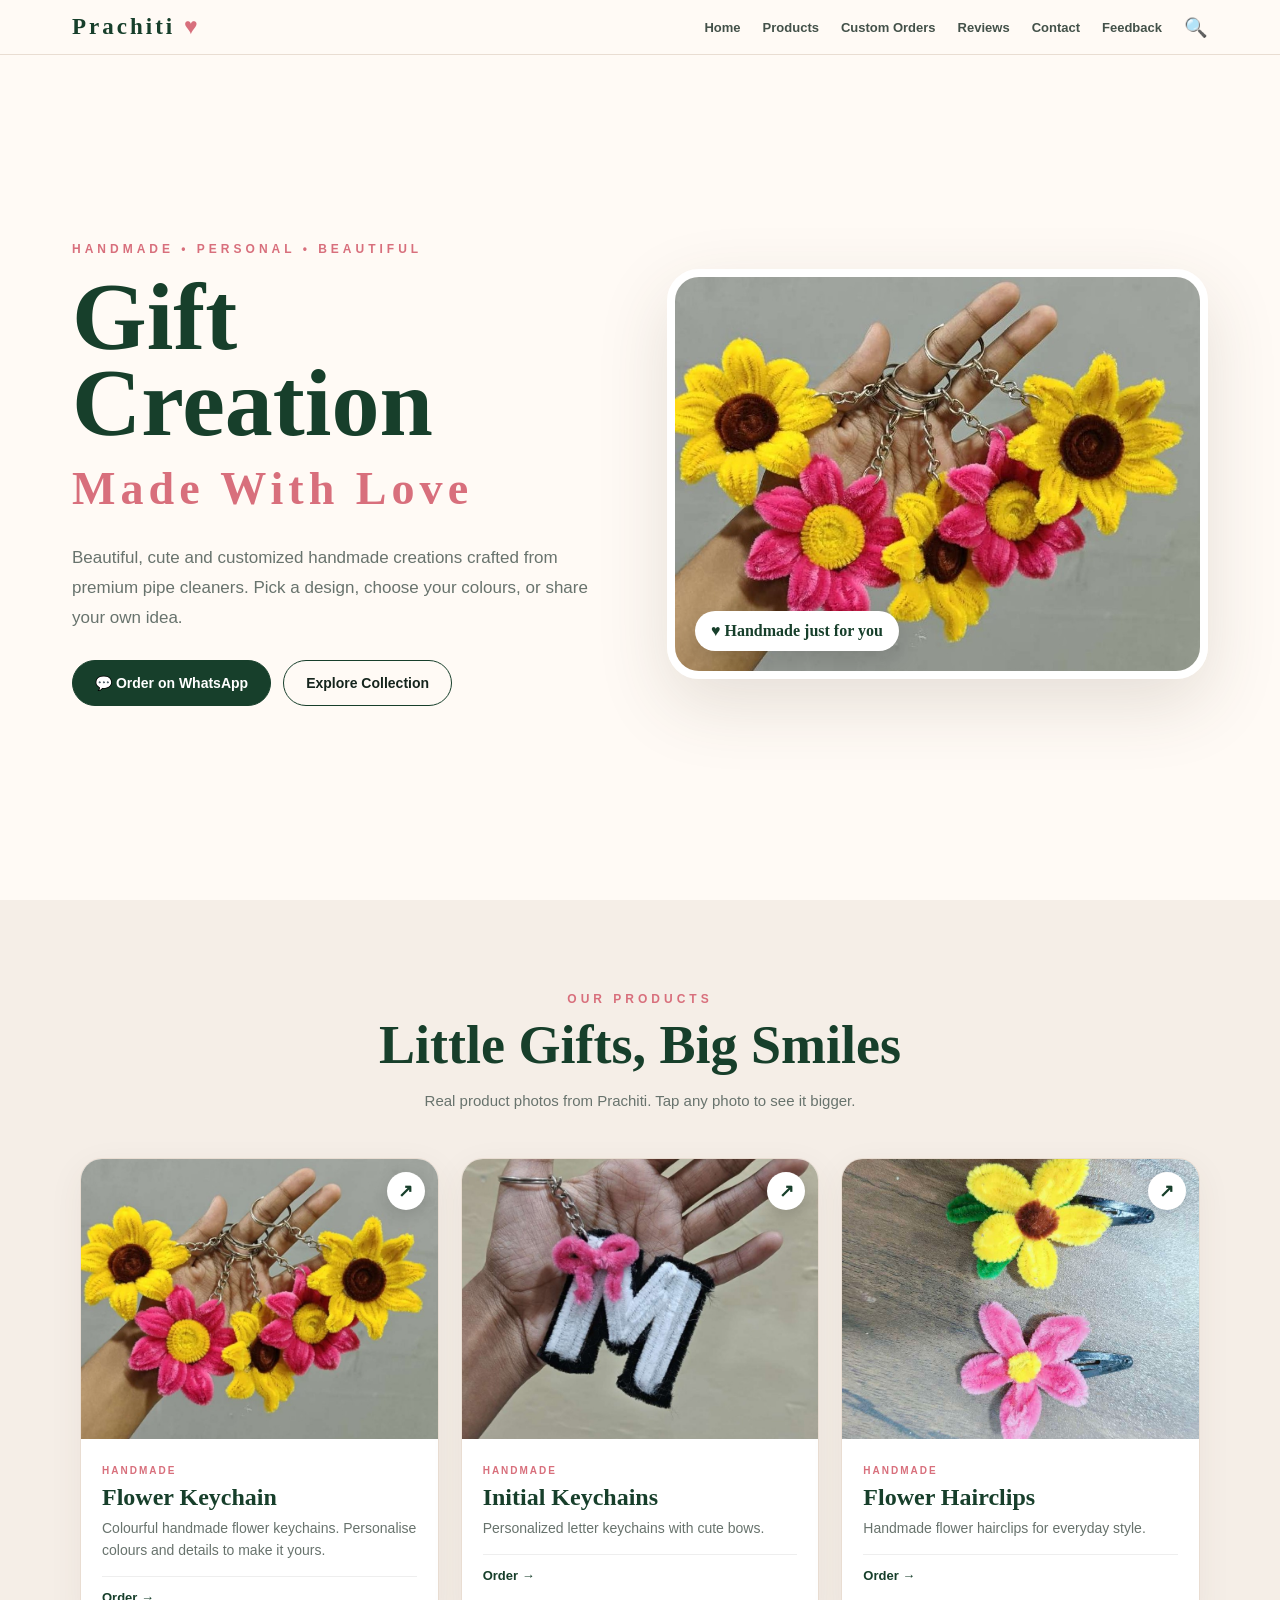
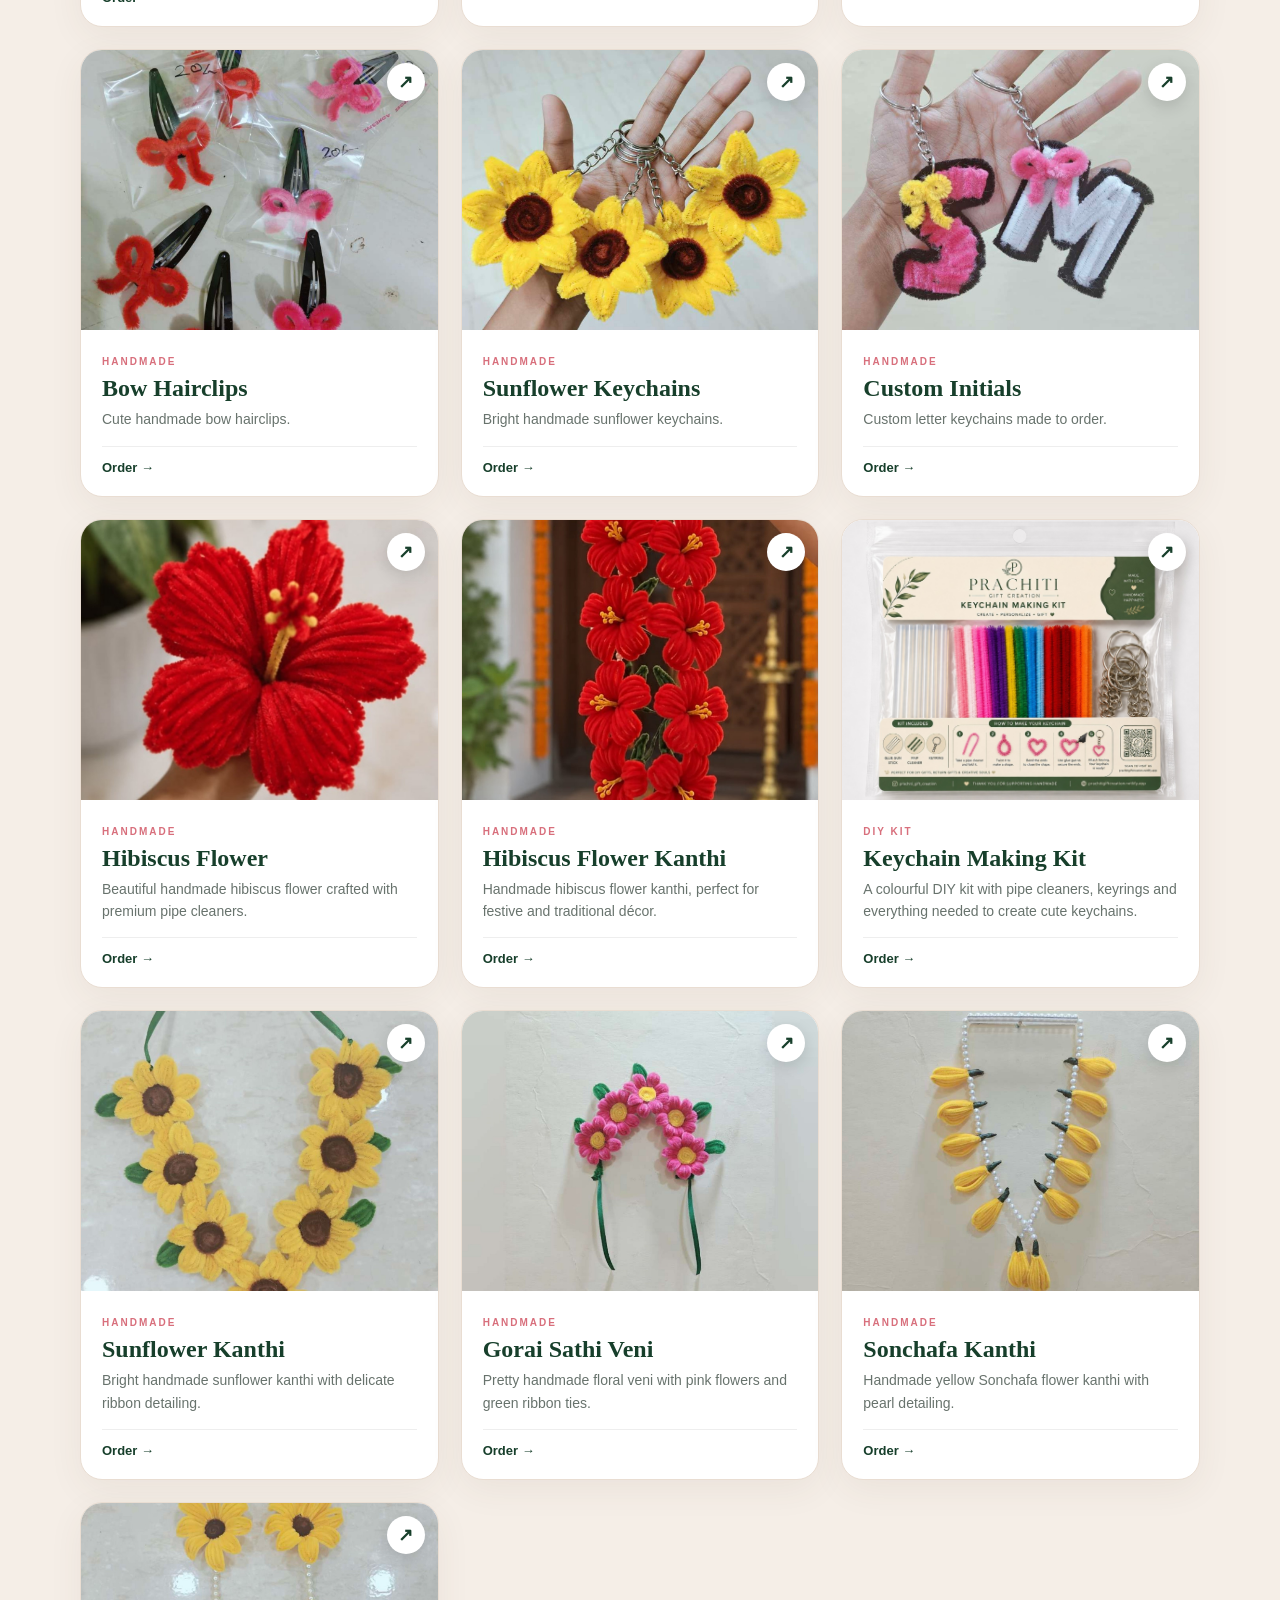
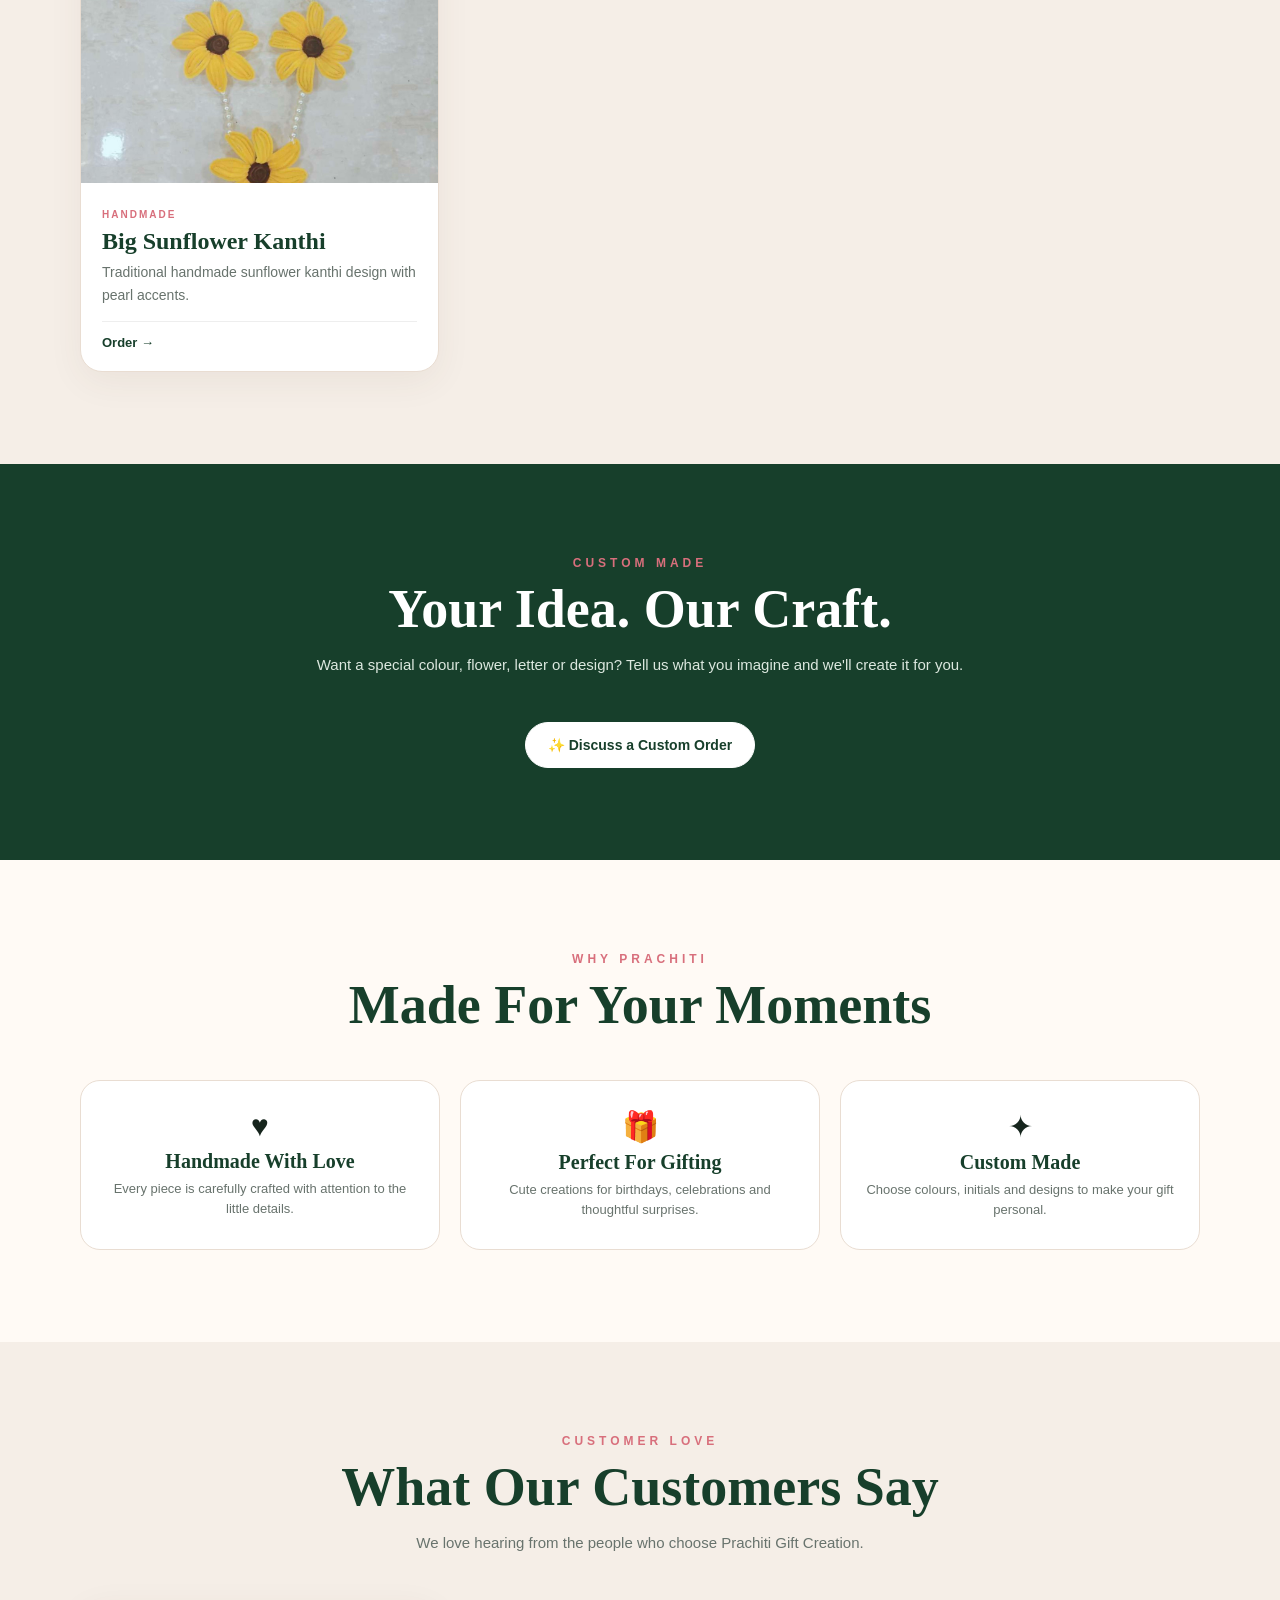
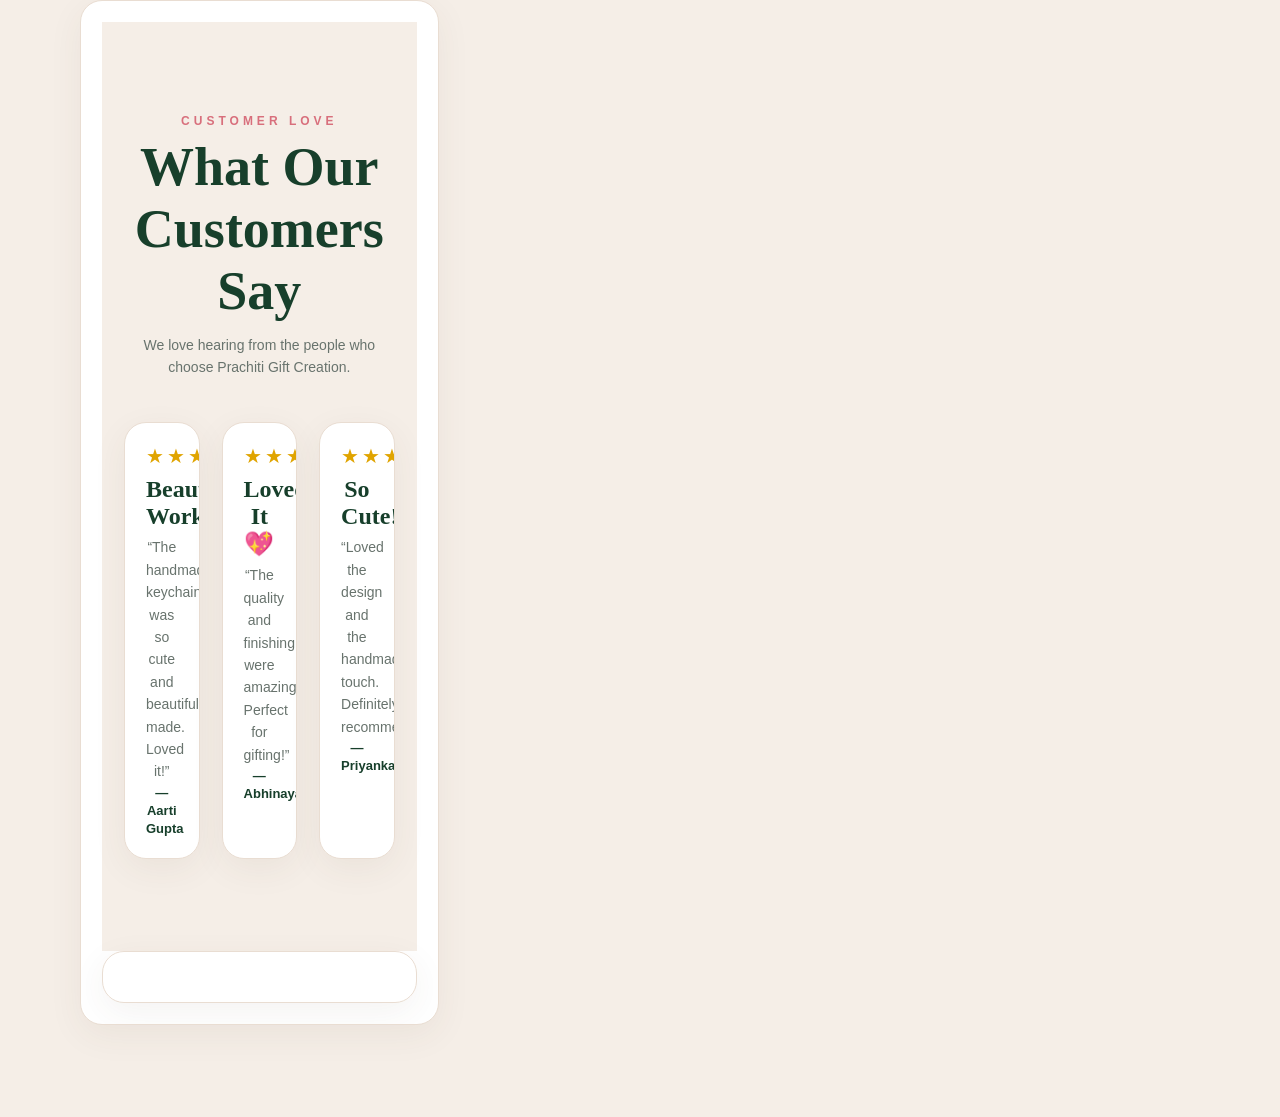
<file: index.html>
<!doctype html>
<html lang="en">
<head>
<meta charset="utf-8">
<meta name="viewport" content="width=device-width,initial-scale=1">
<meta name="theme-color" content="#173f2b">

<title>Prachiti Gift Creation — Handmade With Love</title>

<meta name="description"
content="Prachiti Gift Creation — handmade keychains, hairclips, flowers, kanthi and custom gifts.">

<style>
:root{
  --g:#173f2b;
  --g2:#2b6546;
  --p:#d86f7c;
  --cream:#fffaf5;
  --soft:#f5eee7;
  --ink:#16251d;
  --muted:#68736d;
  --line:#e9ddd2;
}

*{
  box-sizing:border-box;
  margin:0;
  padding:0;
}

html{
  scroll-behavior:smooth;
}

body{
  background:var(--cream);
  color:var(--ink);
  font-family:Georgia,"Times New Roman",serif;
}

a{
  text-decoration:none;
  color:inherit;
}

button{
  font:inherit;
}

/* NAVBAR */

.nav{
  position:fixed;
  top:0;
  left:0;
  right:0;
  z-index:50;
  background:#fffaf5ee;
  backdrop-filter:blur(16px);
  border-bottom:1px solid var(--line);
}

.nav-in{
  max-width:1180px;
  margin:auto;
  padding:14px 22px;
  display:flex;
  align-items:center;
  justify-content:space-between;
}

.logo{
  font-size:23px;
  font-weight:700;
  letter-spacing:3px;
  color:var(--g);
}

.logo b{
  color:var(--p);
}

.links{
  display:flex;
  align-items:center;
  gap:22px;
  font:700 13px Arial,sans-serif;
  color:#435149;
}

.links a:hover{
  color:var(--p);
}

.search-btn{
  border:0;
  background:none;
  cursor:pointer;
  font-size:19px;
  color:var(--g);
}

/* SEARCH */

.search-box{
  position:fixed;
  top:70px;
  right:20px;
  z-index:60;
  background:#fff;
  padding:12px;
  border:1px solid var(--line);
  border-radius:15px;
  box-shadow:0 10px 30px #0002;
  display:none;
}

.search-box.show{
  display:flex;
  gap:8px;
}

.search-box input{
  width:220px;
  padding:11px 13px;
  border:1px solid var(--line);
  border-radius:10px;
  outline:none;
}

.search-box button{
  border:0;
  background:var(--soft);
  border-radius:10px;
  width:40px;
  cursor:pointer;
}

/* HERO */

.hero{
  max-width:1180px;
  margin:auto;
  min-height:100vh;
  padding:118px 22px 70px;
  display:grid;
  grid-template-columns:1fr 1fr;
  gap:54px;
  align-items:center;
}

.kicker{
  font:700 12px Arial,sans-serif;
  letter-spacing:4px;
  text-transform:uppercase;
  color:var(--p);
}

h1{
  font-size:clamp(54px,8vw,96px);
  line-height:.9;
  color:var(--g);
  margin:18px 0;
}

.hero h1 span{
  display:block;
  font-size:.48em;
  letter-spacing:5px;
  color:var(--p);
  line-height:1.4;
  margin-top:10px;
}

.hero p{
  max-width:570px;
  font:17px/1.75 Arial,sans-serif;
  color:var(--muted);
  margin:22px 0 28px;
}

.actions{
  display:flex;
  gap:12px;
  flex-wrap:wrap;
}

.btn{
  display:inline-flex;
  align-items:center;
  justify-content:center;
  padding:14px 22px;
  border-radius:999px;
  border:1px solid var(--g);
  font:700 14px Arial,sans-serif;
  transition:.25s;
}

.btn:hover{
  transform:translateY(-3px);
  box-shadow:0 10px 25px #173f2b20;
}

.primary{
  background:var(--g);
  color:#fff;
}

.hero-frame{
  border:8px solid #fff;
  border-radius:32px;
  overflow:hidden;
  box-shadow:0 25px 70px #4d3b2b25;
  position:relative;
}

.hero-frame img{
  display:block;
  width:100%;
  aspect-ratio:4/3;
  object-fit:cover;
}

.hero-label{
  position:absolute;
  left:20px;
  bottom:20px;
  background:white;
  border-radius:999px;
  padding:11px 16px;
  color:var(--g);
  font-weight:bold;
  box-shadow:0 8px 25px #0002;
}

/* SECTIONS */

section{
  padding:92px 22px;
}

.soft{
  background:var(--soft);
}

.inner{
  max-width:1120px;
  margin:auto;
}

.heading{
  text-align:center;
  margin-bottom:44px;
}

.heading h2{
  font-size:clamp(36px,5vw,54px);
  color:var(--g);
  margin-top:8px;
}

.heading p{
  max-width:650px;
  margin:12px auto;
  font:15px/1.7 Arial,sans-serif;
  color:var(--muted);
}

/* PRODUCTS */

.grid{
  display:grid;
  grid-template-columns:repeat(3,1fr);
  gap:22px;
}

.product-card{
  background:#fff;
  border:1px solid var(--line);
  border-radius:22px;
  overflow:hidden;
  box-shadow:0 10px 35px #4d3b2b10;
  transition:.3s;
}

.product-card:hover{
  transform:translateY(-7px);
  box-shadow:0 18px 45px #4d3b2b20;
}

.photo-btn{
  border:0;
  width:100%;
  height:280px;
  padding:0;
  background:#eee;
  display:block;
  position:relative;
  cursor:pointer;
  overflow:hidden;
}

.photo-btn img{
  width:100%;
  height:100%;
  object-fit:cover;
  display:block;
  transition:.4s;
}

.product-card:hover .photo-btn img{
  transform:scale(1.04);
}

.zoom{
  position:absolute;
  right:13px;
  top:13px;
  background:#fff;
  border-radius:50%;
  width:38px;
  height:38px;
  display:grid;
  place-items:center;
  color:var(--g);
  box-shadow:0 5px 16px #0002;
  font:bold 18px Arial;
}

.product-info{
  padding:21px;
}

.pill{
  font:700 10px Arial,sans-serif;
  letter-spacing:2px;
  color:var(--p);
}

.product-info h3{
  font-size:24px;
  color:var(--g);
  margin:6px 0;
}

.product-info p{
  font:14px/1.6 Arial,sans-serif;
  color:var(--muted);
}

.product-bottom{
  margin-top:15px;
  padding-top:13px;
  border-top:1px solid #eee;
  display:flex;
  align-items:center;
  justify-content:space-between;
}

.mini-order{
  font:700 13px Arial,sans-serif;
  color:var(--g);
}

/* CUSTOM */

.custom{
  background:var(--g);
  color:#fff;
  text-align:center;
}

.custom h2{
  color:#fff;
}

.custom p{
  max-width:660px;
  margin:12px auto 25px;
  color:#dce8df;
  font:15px/1.7 Arial,sans-serif;
}

.custom .primary{
  background:#fff;
  color:var(--g);
  border-color:#fff;
}

/* FEATURES */

.features{
  display:grid;
  grid-template-columns:repeat(3,1fr);
  gap:20px;
}

.feature{
  text-align:center;
  padding:28px 20px;
  border:1px solid var(--line);
  border-radius:20px;
  background:#fff;
}

.ico{
  font-size:30px;
  margin-bottom:7px;
}

.feature h3{
  color:var(--g);
  font-size:20px;
  margin-bottom:6px;
}

.feature p{
  font:13px/1.6 Arial,sans-serif;
  color:var(--muted);
}

/* REVIEWS */

.review-card{
  text-align:center;
}

.stars{
  color:#e0a400;
  font:20px Arial,sans-serif;
  letter-spacing:3px;
  margin-bottom:8px;
}

.review-card strong{
  font:700 13px Arial,sans-serif;
  color:var(--g);
}

/* CONTACT */

.contact-box{
  max-width:850px;
  margin:auto;
  padding:45px;
  text-align:center;
  border:1px solid var(--line);
  border-radius:28px;
  background:linear-gradient(135deg,#fff,#f7efe8);
}

.phone{
  font-size:clamp(30px,5vw,48px);
  font-weight:bold;
  color:var(--g);
  margin:10px 0;
}

/* FOOTER */

footer{
  background:#102d1f;
  color:#dce8df;
  text-align:center;
  padding:34px 20px;
  font:13px Arial,sans-serif;
}

footer strong{
  font:700 21px Georgia,serif;
  color:#fff;
}

/* WHATSAPP */

.sticky-wa{
  position:fixed;
  left:18px;
  right:18px;
  bottom:18px;
  z-index:45;
  background:#1fa463;
  color:#fff;
  border-radius:999px;
  padding:14px 19px;
  text-align:center;
  font:700 14px Arial,sans-serif;
  box-shadow:0 12px 30px #0003;
}

/* LIGHTBOX */

.lightbox{
  position:fixed;
  inset:0;
  background:#000b;
  z-index:100;
  display:none;
  align-items:center;
  justify-content:center;
  padding:20px;
}

.lightbox.show{
  display:flex;
}

.lightbox img{
  max-width:94vw;
  max-height:88vh;
  object-fit:contain;
  border-radius:15px;
  box-shadow:0 20px 70px #0008;
}

.close{
  position:fixed;
  right:18px;
  top:15px;
  width:45px;
  height:45px;
  border:0;
  border-radius:50%;
  background:#fff;
  color:var(--g);
  font-size:28px;
  cursor:pointer;
}

/* MOBILE */

@media(max-width:850px){

  .hero{
    grid-template-columns:1fr;
    gap:30px;
  }

  .grid{
    grid-template-columns:1fr 1fr;
  }

  .features{
    grid-template-columns:1fr;
  }

  .links{
    gap:12px;
  }

  .links a{
    display:none;
  }

}

@media(max-width:560px){

  .grid{
    grid-template-columns:1fr;
  }

  section{
    padding:70px 16px;
  }

  .hero{
    padding-left:16px;
    padding-right:16px;
  }

  .photo-btn{
    height:300px;
  }

  .contact-box{
    padding:30px 20px;
  }

  .search-box{
    left:15px;
    right:15px;
  }

  .search-box input{
    width:100%;
  }

}
</style>
</head>

<body>

<!-- NAVBAR -->

<nav class="nav">
<div class="nav-in">

<a class="logo" href="#home">
Prachiti <b>♥</b>
</a>

<div class="links">

<a href="#home">Home</a>
<a href="#products">Products</a>
<a href="#custom">Custom Orders</a>
<a href="#reviews">Reviews</a>
<a href="#contact">Contact</a>
<a href="feedback.html">Feedback</a>

<button class="search-btn" onclick="openSearch()">🔍</button>

</div>
</div>
</nav>


<!-- SEARCH -->

<div class="search-box" id="searchBox">

<input
type="text"
id="searchInput"
placeholder="Search products..."
oninput="searchProducts()">

<button onclick="closeSearch()">×</button>

</div>


<main id="home">


<!-- HERO -->

<section class="hero">

<div>

<div class="kicker">
Handmade • Personal • Beautiful
</div>

<h1>
Gift<br>
Creation
<span>Made With Love</span>
</h1>

<p>
Beautiful, cute and customized handmade creations crafted from premium pipe cleaners.
Pick a design, choose your colours, or share your own idea.
</p>

<div class="actions">

<a
class="btn primary"
href="https://wa.me/917506834231?text=Hi%20Prachiti%20Gift%20Creation!%20I%20want%20to%20place%20an%20order."
target="_blank">
💬 Order on WhatsApp
</a>

<a class="btn" href="#products">
Explore Collection
</a>

</div>

</div>


<div class="hero-frame">

<img
src="images/product-1.jpg"
alt="Prachiti flower keychains">

<div class="hero-label">
♥ Handmade just for you
</div>

</div>

</section>


<!-- PRODUCTS -->

<section class="soft" id="products">

<div class="inner">

<div class="heading">

<div class="kicker">Our Products</div>

<h2>Little Gifts, Big Smiles</h2>

<p>
Real product photos from Prachiti.
Tap any photo to see it bigger.
</p>

</div>


<div class="grid">


<!-- PRODUCT 1 -->

<article class="product-card">

<button class="photo-btn"
onclick="openLightbox('images/product-1.jpg')">

<img src="images/product-1.jpg"
alt="Flower Keychain"
loading="lazy">

<span class="zoom">↗</span>

</button>

<div class="product-info">

<span class="pill">HANDMADE</span>

<h3>Flower Keychain</h3>

<p>
Colourful handmade flower keychains.
Personalise colours and details to make it yours.
</p>

<div class="product-bottom">

<a class="mini-order"
href="https://wa.me/917506834231?text=Hi%20Prachiti!%20I%20want%20to%20order%20Flower%20Keychain."
target="_blank">
Order →
</a>

</div>
</div>
</article>


<!-- PRODUCT 2 -->

<article class="product-card">

<button class="photo-btn"
onclick="openLightbox('images/product-2.jpg')">

<img src="images/product-2.jpg"
alt="Initial Keychains"
loading="lazy">

<span class="zoom">↗</span>

</button>

<div class="product-info">

<span class="pill">HANDMADE</span>

<h3>Initial Keychains</h3>

<p>
Personalized letter keychains with cute bows.
</p>

<div class="product-bottom">

<a class="mini-order"
href="https://wa.me/917506834231?text=Hi%20Prachiti!%20I%20want%20to%20order%20Initial%20Keychains."
target="_blank">
Order →
</a>

</div>
</div>
</article>


<!-- PRODUCT 3 -->

<article class="product-card">

<button class="photo-btn"
onclick="openLightbox('images/product-3.jpg')">

<img src="images/product-3.jpg"
alt="Flower Hairclips"
loading="lazy">

<span class="zoom">↗</span>

</button>

<div class="product-info">

<span class="pill">HANDMADE</span>

<h3>Flower Hairclips</h3>

<p>
Handmade flower hairclips for everyday style.
</p>

<div class="product-bottom">

<a class="mini-order"
href="https://wa.me/917506834231?text=Hi%20Prachiti!%20I%20want%20to%20order%20Flower%20Hairclips."
target="_blank">
Order →
</a>

</div>
</div>
</article>


<!-- PRODUCT 4 -->

<article class="product-card">

<button class="photo-btn"
onclick="openLightbox('images/product-4.jpg')">

<img src="images/product-4.jpg"
alt="Bow Hairclips"
loading="lazy">

<span class="zoom">↗</span>

</button>

<div class="product-info">

<span class="pill">HANDMADE</span>

<h3>Bow Hairclips</h3>

<p>
Cute handmade bow hairclips.
</p>

<div class="product-bottom">

<a class="mini-order"
href="https://wa.me/917506834231?text=Hi%20Prachiti!%20I%20want%20to%20order%20Bow%20Hairclips."
target="_blank">
Order →
</a>

</div>
</div>
</article>


<!-- PRODUCT 5 -->

<article class="product-card">

<button class="photo-btn"
onclick="openLightbox('images/product-5.jpg')">

<img src="images/product-5.jpg"
alt="Sunflower Keychains"
loading="lazy">

<span class="zoom">↗</span>

</button>

<div class="product-info">

<span class="pill">HANDMADE</span>

<h3>Sunflower Keychains</h3>

<p>
Bright handmade sunflower keychains.
</p>

<div class="product-bottom">

<a class="mini-order"
href="https://wa.me/917506834231?text=Hi%20Prachiti!%20I%20want%20to%20order%20Sunflower%20Keychains."
target="_blank">
Order →
</a>

</div>
</div>
</article>


<!-- PRODUCT 6 -->

<article class="product-card">

<button class="photo-btn"
onclick="openLightbox('images/product-6.jpg')">

<img src="images/product-6.jpg"
alt="Custom Initials"
loading="lazy">

<span class="zoom">↗</span>

</button>

<div class="product-info">

<span class="pill">HANDMADE</span>

<h3>Custom Initials</h3>

<p>
Custom letter keychains made to order.
</p>

<div class="product-bottom">

<a class="mini-order"
href="https://wa.me/917506834231?text=Hi%20Prachiti!%20I%20want%20to%20order%20Custom%20Initials."
target="_blank">
Order →
</a>

</div>
</div>
</article>


<!-- PRODUCT 7 -->

<article class="product-card">

<button class="photo-btn"
onclick="openLightbox('images/hibiscus-flower.jpg')">

<img src="images/hibiscus-flower.jpg"
alt="Hibiscus Flower"
loading="lazy">

<span class="zoom">↗</span>

</button>

<div class="product-info">

<span class="pill">HANDMADE</span>

<h3>Hibiscus Flower</h3>

<p>
Beautiful handmade hibiscus flower crafted with premium pipe cleaners.
</p>

<div class="product-bottom">

<a class="mini-order"
href="https://wa.me/917506834231?text=Hi%20Prachiti!%20I%20want%20to%20order%20Hibiscus%20Flower."
target="_blank">
Order →
</a>

</div>
</div>
</article>


<!-- PRODUCT 8 -->

<article class="product-card">

<button class="photo-btn"
onclick="openLightbox('images/red-flower-toran.jpg')">

<img src="images/red-flower-toran.jpg"
alt="Hibiscus Flower Kanthi"
loading="lazy">

<span class="zoom">↗</span>

</button>

<div class="product-info">

<span class="pill">HANDMADE</span>

<h3>Hibiscus Flower Kanthi</h3>

<p>
Handmade hibiscus flower kanthi,
perfect for festive and traditional décor.
</p>

<div class="product-bottom">

<a class="mini-order"
href="https://wa.me/917506834231?text=Hi%20Prachiti!%20I%20want%20to%20order%20Hibiscus%20Flower%20Kanthi."
target="_blank">
Order →
</a>

</div>
</div>
</article>


<!-- PRODUCT 9 -->

<article class="product-card">

<button class="photo-btn"
onclick="openLightbox('images/keychain-making-kit.png')">

<img src="images/keychain-making-kit.png"
alt="Keychain Making Kit"
loading="lazy">

<span class="zoom">↗</span>

</button>

<div class="product-info">

<span class="pill">DIY KIT</span>

<h3>Keychain Making Kit</h3>

<p>
A colourful DIY kit with pipe cleaners,
keyrings and everything needed to create cute keychains.
</p>

<div class="product-bottom">

<a class="mini-order"
href="https://wa.me/917506834231?text=Hi%20Prachiti!%20I%20want%20to%20order%20Keychain%20Making%20Kit."
target="_blank">
Order →
</a>

</div>
</div>
</article>


<!-- PRODUCT 10 -->

<article class="product-card">

<button class="photo-btn"
onclick="openLightbox('images/sunflower-kanthi.jpg')">

<img src="images/sunflower-kanthi.jpg"
alt="Sunflower Kanthi"
loading="lazy">

<span class="zoom">↗</span>

</button>

<div class="product-info">

<span class="pill">HANDMADE</span>

<h3>Sunflower Kanthi</h3>

<p>
Bright handmade sunflower kanthi with delicate ribbon detailing.
</p>

<div class="product-bottom">

<a class="mini-order"
href="https://wa.me/917506834231?text=Hi%20Prachiti!%20I%20want%20to%20order%20Sunflower%20Kanthi."
target="_blank">
Order →
</a>

</div>
</div>
</article>


<!-- PRODUCT 11 -->

<article class="product-card">

<button class="photo-btn"
onclick="openLightbox('images/gorai-sathi-veni.jpg')">

<img src="images/gorai-sathi-veni.jpg"
alt="Gorai Sathi Veni"
loading="lazy">

<span class="zoom">↗</span>

</button>

<div class="product-info">

<span class="pill">HANDMADE</span>

<h3>Gorai Sathi Veni</h3>

<p>
Pretty handmade floral veni with pink flowers and green ribbon ties.
</p>

<div class="product-bottom">

<a class="mini-order"
href="https://wa.me/917506834231?text=Hi%20Prachiti!%20I%20want%20to%20order%20Gorai%20Sathi%20Veni."
target="_blank">
Order →
</a>

</div>
</div>
</article>


<!-- PRODUCT 12 -->

<article class="product-card">

<button class="photo-btn"
onclick="openLightbox('images/sonchafa-kanthi.jpg')">

<img src="images/sonchafa-kanthi.jpg"
alt="Sonchafa Kanthi"
loading="lazy">

<span class="zoom">↗</span>

</button>

<div class="product-info">

<span class="pill">HANDMADE</span>

<h3>Sonchafa Kanthi</h3>

<p>
Handmade yellow Sonchafa flower kanthi with pearl detailing.
</p>

<div class="product-bottom">

<a class="mini-order"
href="https://wa.me/917506834231?text=Hi%20Prachiti!%20I%20want%20to%20order%20Sonchafa%20Kanthi."
target="_blank">
Order →
</a>

</div>
</div>
</article>


<!-- PRODUCT 13 -->

<article class="product-card">

<button class="photo-btn"
onclick="openLightbox('images/sonchafa-flower-kanthi.jpg')">

<img src="images/sonchafa-flower-kanthi.jpg"
alt="Big Sunflower Kanthi"
loading="lazy">

<span class="zoom">↗</span>

</button>

<div class="product-info">

<span class="pill">HANDMADE</span>

<h3>Big Sunflower Kanthi</h3>

<p>
Traditional handmade sunflower kanthi design with pearl accents.
</p>

<div class="product-bottom">

<a class="mini-order"
href="https://wa.me/917506834231?text=Hi%20Prachiti!%20I%20want%20to%20order%20Big%20Sunflower%20Kanthi."
target="_blank">
Order →
</a>

</div>
</div>
</article>


</div>
</div>
</section>


<!-- CUSTOM ORDER -->

<section class="custom" id="custom">

<div class="inner">

<div class="heading">

<div class="kicker">Custom Made</div>

<h2>Your Idea. Our Craft.</h2>

<p>
Want a special colour, flower, letter or design?
Tell us what you imagine and we'll create it for you.
</p>

</div>

<a
class="btn primary"
href="https://wa.me/917506834231?text=Hi%20Prachiti!%20I%20have%20a%20custom%20gift%20idea."
target="_blank">

✨ Discuss a Custom Order

</a>

</div>
</section>


<!-- FEATURES -->

<section>

<div class="inner">

<div class="heading">

<div class="kicker">Why Prachiti</div>

<h2>Made For Your Moments</h2>

</div>


<div class="features">

<div class="feature">

<div class="ico">♥</div>

<h3>Handmade With Love</h3>

<p>
Every piece is carefully crafted with attention to the little details.
</p>

</div>


<div class="feature">

<div class="ico">🎁</div>

<h3>Perfect For Gifting</h3>

<p>
Cute creations for birthdays, celebrations and thoughtful surprises.
</p>

</div>


<div class="feature">

<div class="ico">✦</div>

<h3>Custom Made</h3>

<p>
Choose colours, initials and designs to make your gift personal.
</p>

</div>

</div>
</div>
</section>


<!-- REVIEWS -->

<section class="soft" id="reviews">

<div class="inner">

<div class="heading">

<div class="kicker">Customer Love</div>

<h2>What Our Customers Say</h2>

<p>
We love hearing from the people who choose Prachiti Gift Creation.
</p>

</div>


<div class="grid">


<article class="product-card review-card">

<div class="product-info">

<section class="soft" id="reviews">
<div class="inner">

<div class="heading">
  <div class="kicker">Customer Love</div>
  <h2>What Our Customers Say</h2>
  <p>We love hearing from the people who choose Prachiti Gift Creation.</p>
</div>

<div class="grid">

<article class="product-card review-card">
  <div class="product-info">
    <div class="stars">★★★★★</div>
    <h3>Beautiful Work!</h3>
    <p>“The handmade keychain was so cute and beautifully made. Loved it!”</p>
    <strong>— Aarti Gupta</strong>
  </div>
</article>

<article class="product-card review-card">
  <div class="product-info">
    <div class="stars">★★★★★</div>
    <h3>Loved It 💖</h3>
    <p>“The quality and finishing were amazing. Perfect for gifting!”</p>
    <strong>— Abhinaya</strong>
  </div>
</article>

<article class="product-card review-card">
  <div class="product-info">
    <div class="stars">★★★★★</div>
    <h3>So Cute!</h3>
    <p>“Loved the design and the handmade touch. Definitely recommended!”</p>
    <strong>— Priyanka</strong>
  </div>
</article>

</div>
</div>
</section>


<article class="product-card review-card">

<div class="product-info">

<div class="stars">
</file>
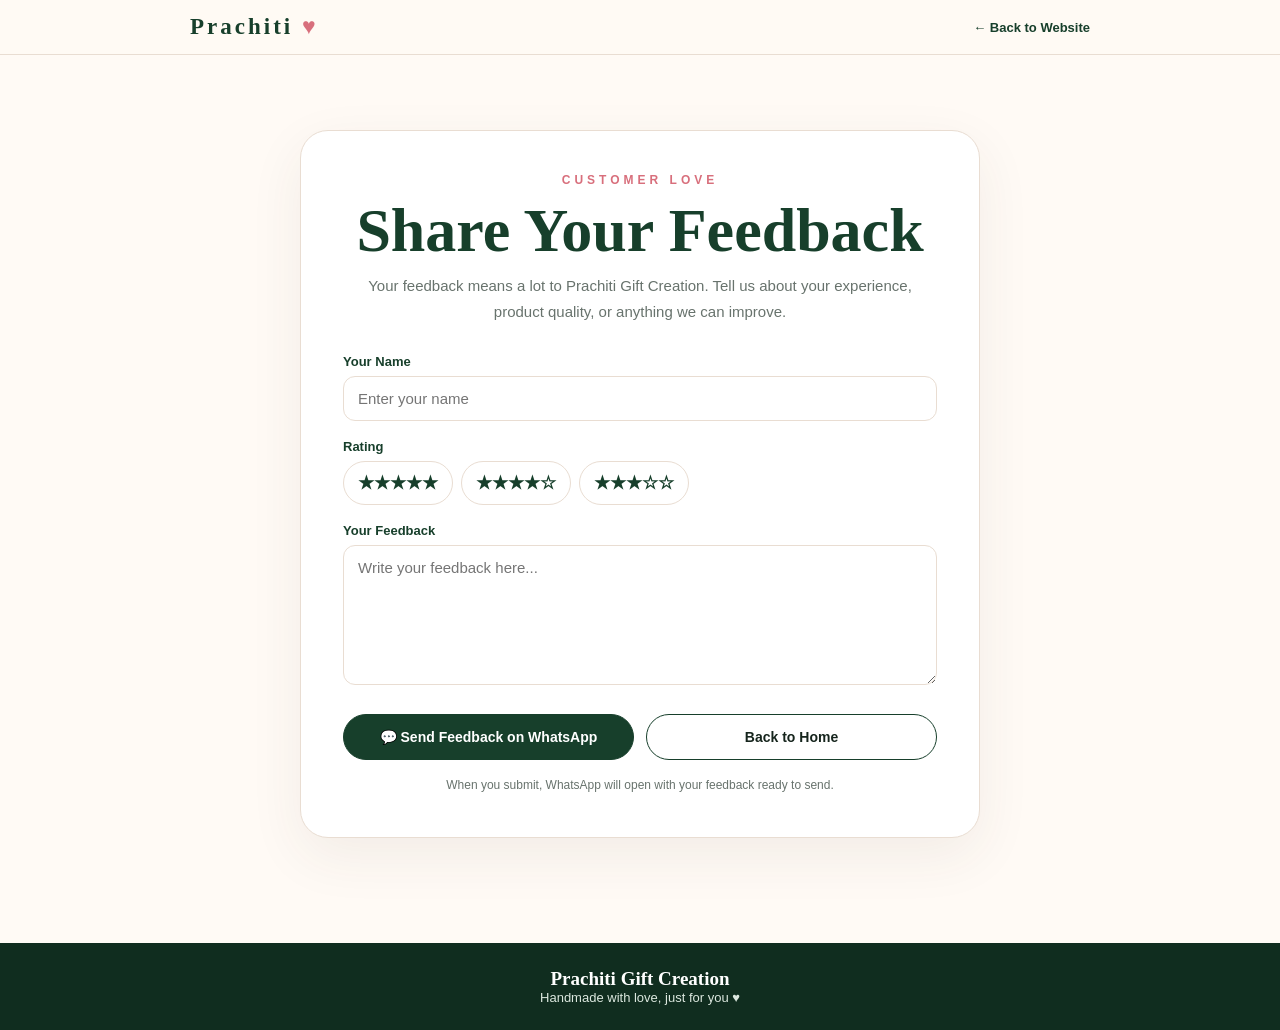
<file: feedback.html>
<!doctype html>
<html lang="en">
<head>
<meta charset="utf-8">
<meta name="viewport" content="width=device-width,initial-scale=1">
<meta name="theme-color" content="#173f2b">
<title>Feedback — Prachiti Gift Creation</title>
<meta name="description" content="Share your feedback with Prachiti Gift Creation.">
<style>
:root{--g:#173f2b;--g2:#2b6546;--p:#d86f7c;--cream:#fffaf5;--soft:#f5eee7;--ink:#16251d;--muted:#68736d;--line:#e9ddd2}
*{box-sizing:border-box;margin:0;padding:0}
body{min-height:100vh;background:var(--cream);color:var(--ink);font-family:Georgia,"Times New Roman",serif}
a{text-decoration:none;color:inherit}
.nav{background:#fffaf5ee;border-bottom:1px solid var(--line);padding:14px 22px}
.nav-in{max-width:900px;margin:auto;display:flex;align-items:center;justify-content:space-between}
.logo{font-size:23px;font-weight:700;letter-spacing:3px;color:var(--g)}
.logo b{color:var(--p)}
.back{font:700 13px Arial,sans-serif;color:var(--g)}
.wrap{max-width:720px;margin:0 auto;padding:75px 20px}
.card{background:#fff;border:1px solid var(--line);border-radius:28px;padding:42px;box-shadow:0 18px 55px #4d3b2b12}
.kicker{font:700 12px Arial,sans-serif;letter-spacing:4px;text-transform:uppercase;color:var(--p);text-align:center}
h1{text-align:center;font-size:clamp(40px,7vw,62px);line-height:1;color:var(--g);margin:12px 0}
.intro{text-align:center;font:15px/1.7 Arial,sans-serif;color:var(--muted);margin:0 auto 30px;max-width:560px}
label{display:block;font:700 13px Arial,sans-serif;color:var(--g);margin:18px 0 7px}
input,textarea{width:100%;border:1px solid var(--line);border-radius:12px;padding:13px 14px;font:15px Arial,sans-serif;outline:none;background:#fff}
input:focus,textarea:focus{border-color:var(--g)}
textarea{min-height:140px;resize:vertical}
.rating{display:flex;gap:8px;flex-wrap:wrap}
.rating input{display:none}
.rating label{margin:0;padding:10px 14px;border:1px solid var(--line);border-radius:999px;cursor:pointer;font-size:18px}
.rating label:hover{background:var(--soft)}
.actions{margin-top:25px;display:flex;gap:12px;flex-wrap:wrap}
.btn{flex:1;min-width:180px;border:1px solid var(--g);border-radius:999px;padding:14px 20px;text-align:center;font:700 14px Arial,sans-serif;cursor:pointer}
.primary{background:var(--g);color:#fff}
.note{text-align:center;font:12px/1.6 Arial,sans-serif;color:var(--muted);margin-top:16px}
footer{text-align:center;background:#102d1f;color:#dce8df;padding:25px 20px;font:13px Arial,sans-serif;margin-top:30px}
footer strong{font:700 19px Georgia,serif;color:#fff}
@media(max-width:560px){.card{padding:28px 20px}.wrap{padding-top:45px}}
</style>
</head>
<body>
<nav class="nav">
  <div class="nav-in">
    <a class="logo" href="index.html">Prachiti <b>♥</b></a>
    <a class="back" href="index.html">← Back to Website</a>
  </div>
</nav>

<main class="wrap">
  <div class="card">
    <div class="kicker">Customer Love</div>
    <h1>Share Your Feedback</h1>
    <p class="intro">Your feedback means a lot to Prachiti Gift Creation. Tell us about your experience, product quality, or anything we can improve.</p>

    <form id="feedbackForm">
      <label for="name">Your Name</label>
      <input id="name" name="name" type="text" placeholder="Enter your name" required>

      <label>Rating</label>
      <div class="rating">
        <input id="r5" name="rating" type="radio" value="5 Stars" checked>
        <label for="r5">★★★★★</label>
        <input id="r4" name="rating" type="radio" value="4 Stars">
        <label for="r4">★★★★☆</label>
        <input id="r3" name="rating" type="radio" value="3 Stars">
        <label for="r3">★★★☆☆</label>
      </div>

      <label for="message">Your Feedback</label>
      <textarea id="message" name="message" placeholder="Write your feedback here..." required></textarea>

      <div class="actions">
        <button class="btn primary" type="submit">💬 Send Feedback on WhatsApp</button>
        <a class="btn" href="index.html">Back to Home</a>
      </div>
      <p class="note">When you submit, WhatsApp will open with your feedback ready to send.</p>
    </form>
  </div>
</main>

<footer>
  <strong>Prachiti Gift Creation</strong><br>
  Handmade with love, just for you ♥
</footer>

<script>
document.getElementById("feedbackForm").addEventListener("submit", function(e){
  e.preventDefault();
  const name = document.getElementById("name").value.trim();
  const rating = document.querySelector('input[name="rating"]:checked').value;
  const message = document.getElementById("message").value.trim();

  const text =
    "Hi Prachiti Gift Creation!%0A%0A" +
    "Customer Feedback%0A" +
    "Name: " + encodeURIComponent(name) + "%0A" +
    "Rating: " + encodeURIComponent(rating) + "%0A" +
    "Feedback: " + encodeURIComponent(message);

  window.open("https://wa.me/917506834231?text=" + text, "_blank");
});
</script>
</body>
</html>
</file>
